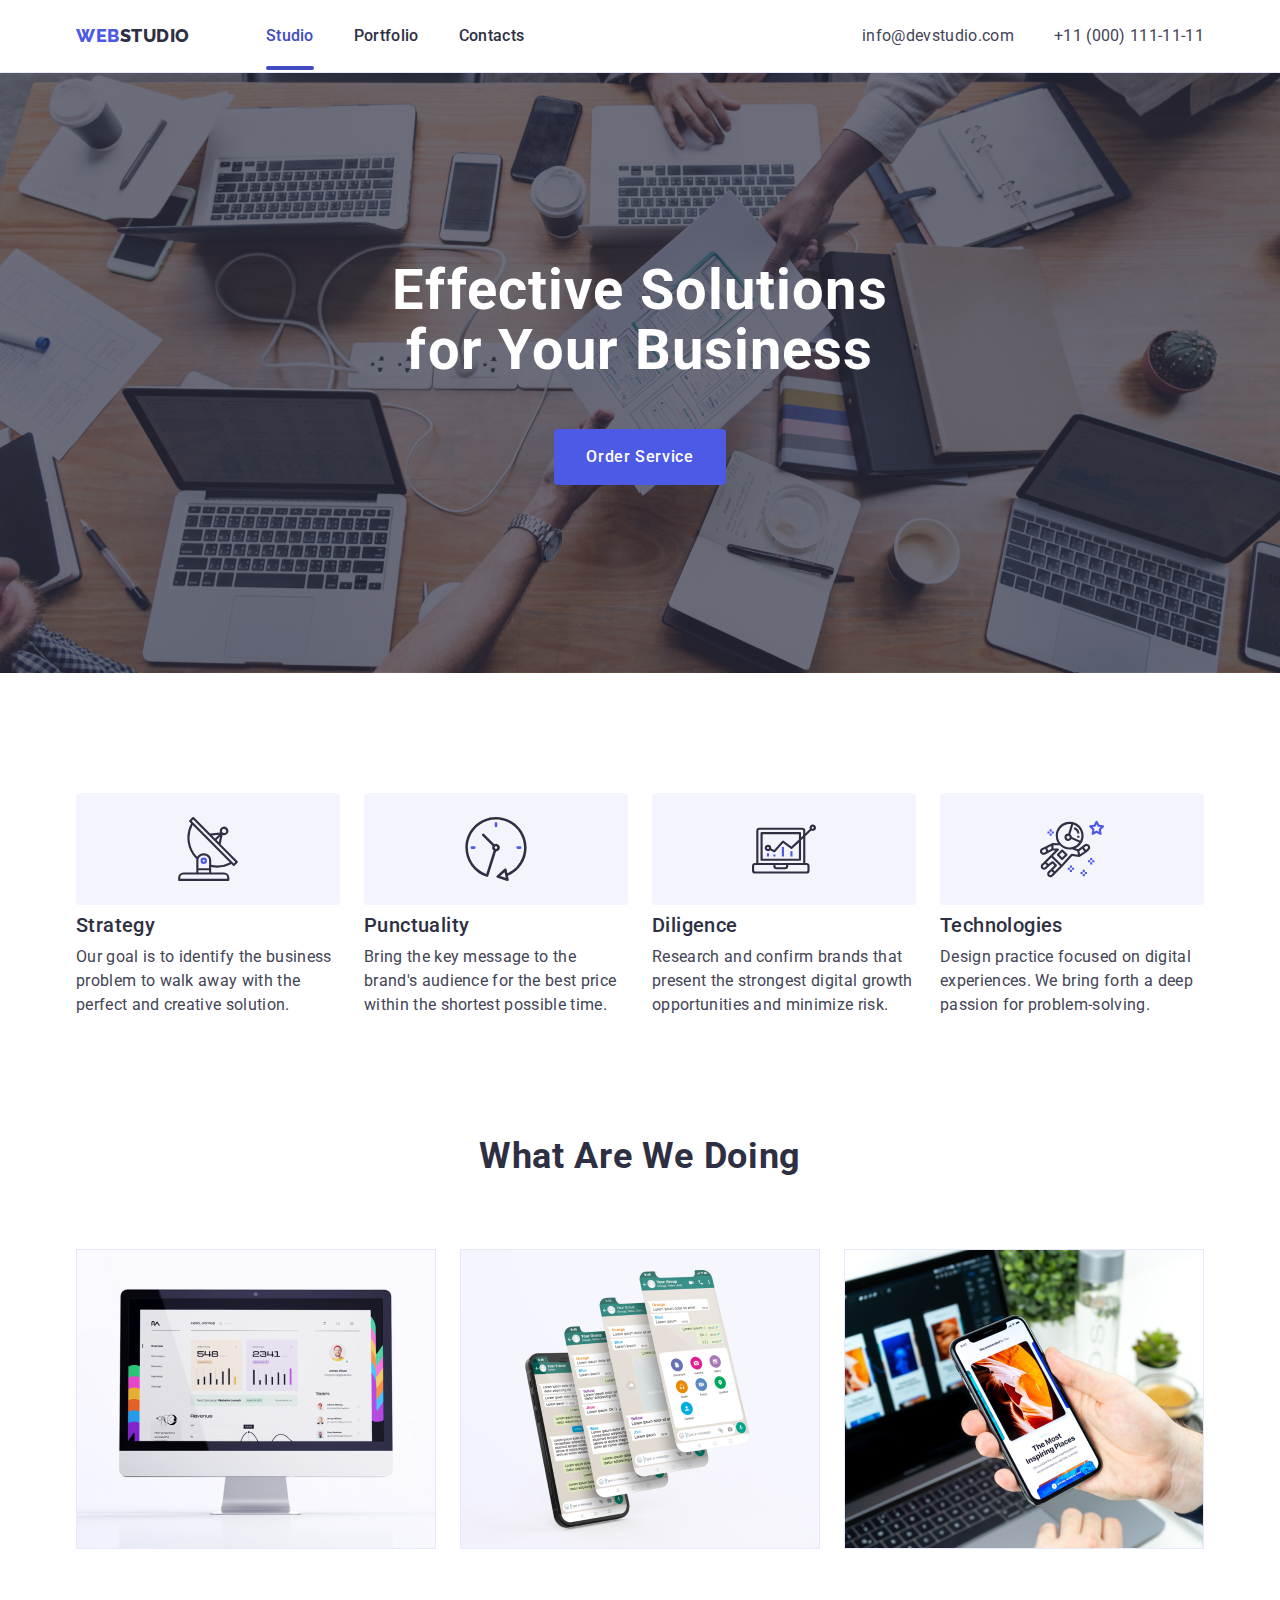
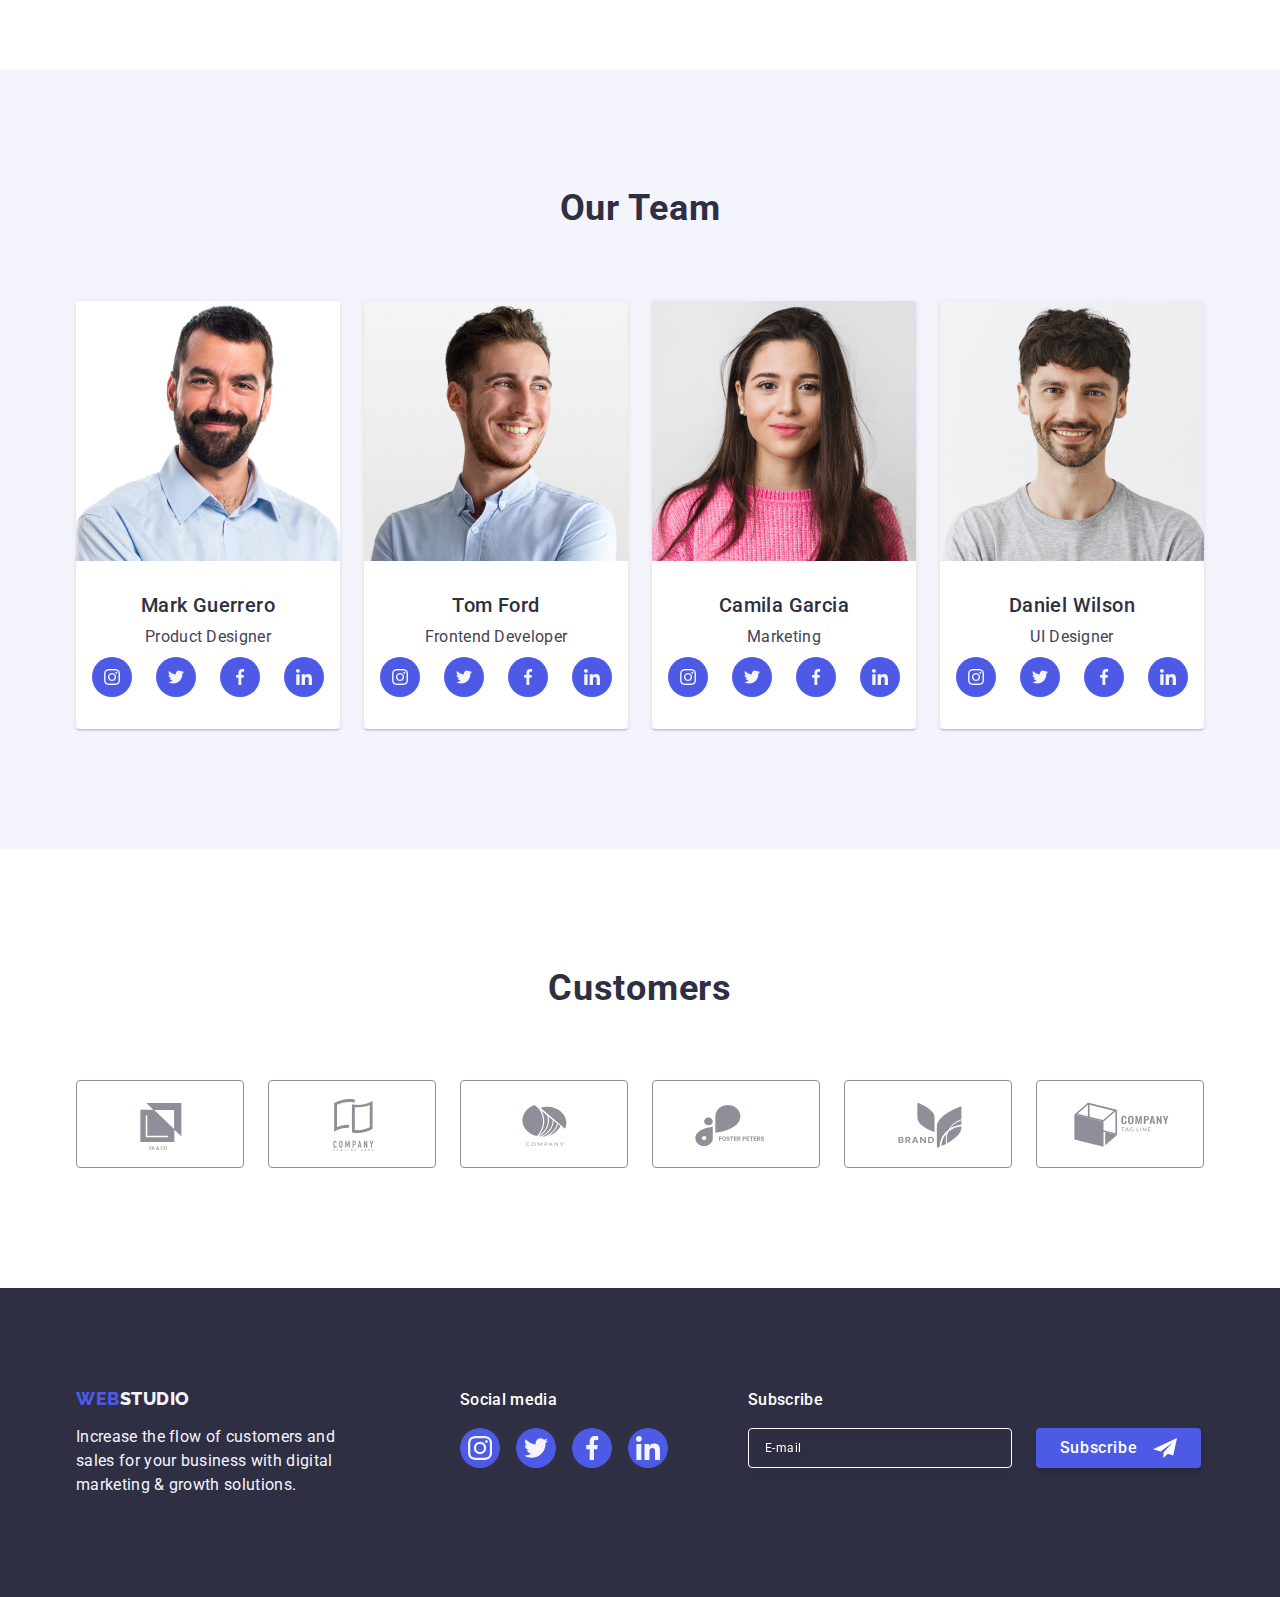
<file: index.html>
<!DOCTYPE html>
<html lang="en">
  <head>
    <meta charset="UTF-8" />
    <meta http-equiv="X-UA-Compatible" content="IE=edge" />
    <meta name="viewport" content="width=device-width, initial-scale=1.0" />
    <title>Document</title>
    <link rel="preconnect" href="https://fonts.googleapis.com" />
    <link rel="preconnect" href="https://fonts.gstatic.com" crossorigin />
    <link
      href="https://fonts.googleapis.com/css2?family=Raleway:wght@800&family=Roboto:wght@400;500;700;900&display=swap"
      rel="stylesheet"
    />
    <link
      rel="stylesheet"
      href="https://cdnjs.cloudflare.com/ajax/libs/modern-normalize/1.1.0/modern-normalize.min.css"
    />
    <link rel="stylesheet" href="./css/styles.css" />
  </head>

  <body>
    <header class="page-header">
      <div class="container page-header-container">
        <nav class="page-navigation">
          <a href="./index.html" class="logo link"
            >Web<span class="accent-header">Studio</span>
          </a>
          <ul class="list list-header">
            <li>
              <a href="./index.html" class="link item item-studio">Studio</a>
            </li>
            <li><a href="./portfolio.html" class="link item">Portfolio</a></li>
            <li><a href="" class="link item">Contacts</a></li>
          </ul>
        </nav>
        <button type="button" class="mobile-menu-open-btn js-open-menu">
          <svg class="mobile-menu-open-btn-icon" width="32" height="22">
            <use href="./images/icons.svg#icon-burger"></use>
          </svg>
        </button>

        <address class="contacts">
          <ul class="list list-contacts">
            <li>
              <a href="mailto:info@devstudio.com" class="link list-info"
                >info@devstudio.com</a
              >
            </li>
            <li>
              <a href="tel:+110001111111" class="link list-info"
                >+11 (000) 111-11-11</a
              >
            </li>
          </ul>
        </address>
      </div>
      <div class="mobile-menu js-menu-container">
        <div class="container mobile-menu-container">
          <button class="mobile-menu-close-btn js-close-menu">
            <svg class="mobile-menu-close-icon" width="8" height="8">
              <use href="./images/icons.svg#icon-close"></use>
            </svg>
          </button>
            <ul class="mobile-list-header list ">
              <li>
                <a href="./index.html" class="link mobile-item mobile-item-studio">Studio</a></li>
              <li><a href="./portfolio.html" class="link mobile-item mobile-portfolio">Portfolio</a></li>
              <li><a href=""class="link mobile-item mobile-contacts">Contacts</a></li>
            </ul>
            <div class="mobile-list-wrapper">
              <ul class="list mobile-list-contacts">
              <li>
                <a href="tel:+110001111111" class="link mobile-tel"
                >+11 (000) 111-11-11</a></li>
              <li>
                <a href="mailto:info@devstudio.com" class="link mobile-email"
                >info@devstudio.com</a></li>
            </ul>
            <ul class="mobile-social-list list">
              <li class="mobile-social-list-item">
                <a href="" class="mobile-social-list-link">
                  <svg
                    class="mobile-social-list-icon"
                    aria-label="іконка інстаграму"
                    width="24"
                    height="24"
                  >
                    <use href="./images/icons.svg#icon-instagram"></use>
                  </svg>
                </a>
              </li>
              <li class="mobile-social-list-item">
                <a href="" class="mobile-social-list-link">
                  <svg
                    class="mobile-social-list-icon"
                    aria-label="іконка твітера"
                    width="24"
                    height="24"
                  >
                    <use href="./images/icons.svg#icon-twitter"></use>
                  </svg>
                </a>
              </li>
              <li class="mobile-social-list-item">
                <a href="" class="mobile-social-list-link">
                  <svg
                    class="mobile-social-list-icon"
                    aria-label="іконка фейсбука"
                    width="24"
                    height="24"
                  >
                    <use href="./images/icons.svg#icon-facebook"></use>
                  </svg>
                </a>
              </li>
              <li class="mobile-social-list-item">
                <a href="" class="mobile-social-list-link">
                  <svg
                    class="mobile-social-list-icon"
                    aria-label="іконка лінкедина"
                    width="24"
                    height="24"
                  >
                    <use href="./images/icons.svg#icon-linkedin"></use>
                  </svg>
                </a>
              </li>
            </ul>
            </div>
            

          </div>
      </div>
    </header>

    <main>
      <section class="section-color">
        <div class="container main-block">
          <h1 class="main-title">Effective Solutions for Your Business</h1>
          <button class="index-btn" type="button" data-modal-open>
            Order Service
          </button>
        </div>
      </section>

      <section class="description">
        <div class="container">
          <h2 hidden class="hidden">Features</h2>
          <ul class="list list-description">
            <li class="text-description">
              <div class="description-item">
                <svg
                  class="description-list-icon"
                  aria-label="іконка антени"
                  width="64"
                  height="64"
                >
                  <use href="./images/icons.svg#icon-antenna"></use>
                </svg>
              </div>
              <h3 class="subtitle subtitle-tablet">Strategy</h3>
              <p class="description-subtitle-text">
                Our goal is to identify the business problem to walk away with
                the perfect and creative solution.
              </p>
            </li>
            <li class="text-description">
              <div class="description-item">
                <svg
                  class="description-list-icon"
                  aria-label="іконка годинника"
                  width="64"
                  height="64"
                >
                  <use href="./images/icons.svg#icon-clock"></use>
                </svg>
              </div>
              <h3 class="subtitle subtitle-tablet">Punctuality</h3>
              <p class="description-subtitle-text">
                Bring the key message to the brand's audience for the best price
                within the shortest possible time.
              </p>
            </li>

            <li class="text-description">
              <div class="description-item">
                <svg
                  class="description-list-icon"
                  aria-label="іконка діаграми"
                  width="64"
                  height="64"
                >
                  <use href="./images/icons.svg#icon-diagram"></use>
                </svg>
              </div>
              <h3 class="subtitle subtitle-tablet">Diligence</h3>
              <p class="description-subtitle-text">
                Research and confirm brands that present the strongest digital
                growth opportunities and minimize risk.
              </p>
            </li>

            <li class="text-description">
              <div class="description-item">
                <svg
                  class="description-list-icon"
                  aria-label="іконка астронавта"
                  width="64"
                  height="64"
                >
                  <use href="./images/icons.svg#icon-astronaut"></use>
                </svg>
              </div>
              <h3 class="subtitle subtitle-tablet">Technologies</h3>
              <p class="description-subtitle-text">
                Design practice focused on digital experiences. We bring forth a
                deep passion for problem-solving.
              </p>
            </li>
          </ul>
        </div>
      </section>
      

      <!-- !--What are we doing  -->

      <section class="pic-section">
        <div class="container">
          <h2 class="heading">What are we doing</h2>
          <ul class="list list-pic">
            <li class="pic-descript">
              <img srcset="./images/imghtml/img1.jpg 1x, ./images/imghtml/img1@2x.jpg 2x"
               alt="computer" width="360" />
            </li>
            <li class="pic-descript">
              <img
              srcset="./images/imghtml/img2.jpg 1x, ./images/imghtml/img2@2x.jpg 2x"
                alt="mobile-with-screens"
                width="360"
              />
            </li>
            <li class="pic-descript">
              <img
              srcset="./images/imghtml/img3.jpg 1x, ./images/imghtml/img3@2x.jpg 2x"
                alt="mobile-in-the-hand"
                width="360"
              />
            </li>
          </ul>
        </div>
      </section>

      <!-- ==========Наша команда============ -->

      <section class="team-color">
        <div class="container team">
          <h2 class="heading">Our Team</h2>
          <ul class="list list-team">
            <li class="teamcard-color">
              <img srcset="./images/imghtml/imgteam1.jpg 1x, ./images/imghtml/imgteam1@2x.jpg 2x"
                class="team-foto"
                src="./images/imghtml/imgteam1.jpg"
                alt="Mark Guerrero"
                width="264"
              />
              <div class="team-title">
                <h3 class="subtitle-team">Mark Guerrero</h3>
                <p class="subtitle-text">Product Designer</p>
                <ul class="social-list list">
                  <li class="social-list-item">
                    <a href="" class="social-list-link">
                      <svg
                        class="social-list-icon"
                        aria-label="іконка інстаграму"
                        width="16"
                        height="16"
                      >
                        <use href="./images/icons.svg#icon-instagram"></use>
                      </svg>
                    </a>
                  </li>
                  <li class="social-list-item">
                    <a href="" class="social-list-link">
                      <svg
                        class="social-list-icon"
                        aria-label="іконка твітера"
                        width="16"
                        height="16"
                      >
                        <use href="./images/icons.svg#icon-twitter"></use>
                      </svg>
                    </a>
                  </li>
                  <li class="social-list-item">
                    <a href="" class="social-list-link">
                      <svg
                        class="social-list-icon"
                        aria-label="іконка фейсбука"
                        width="16"
                        height="16"
                      >
                        <use href="./images/icons.svg#icon-facebook"></use>
                      </svg>
                    </a>
                  </li>
                  <li class="social-list-item">
                    <a href="" class="social-list-link">
                      <svg
                        class="social-list-icon"
                        aria-label="іконка лінкедина"
                        width="16"
                        height="16"
                      >
                        <use href="./images/icons.svg#icon-linkedin"></use>
                      </svg>
                    </a>
                  </li>
                </ul>
              </div>
            </li>
            <li class="teamcard-color">
              <img srcset="./images/imghtml/imgteam2.jpg 1x, ./images/imghtml/imgteam2@2x.jpg 2x"
                class="team-foto"
                src="./images/imghtml/imgteam2.jpg"
                alt="Tom Ford"
                width="264"
              />
              <div class="team-title">
                <h3 class="subtitle-team">Tom Ford</h3>
                <p class="subtitle-text">Frontend Developer</p>
                <ul class="social-list list">
                  <li class="social-list-item">
                    <a href="" class="social-list-link">
                      <svg
                        class="social-list-icon"
                        aria-label="іконка інстаграму"
                        width="16"
                        height="16"
                      >
                        <use href="./images/icons.svg#icon-instagram"></use>
                      </svg>
                    </a>
                  </li>
                  <li class="social-list-item">
                    <a href="" class="social-list-link">
                      <svg
                        class="social-list-icon"
                        aria-label="іконка твітера"
                        width="16"
                        height="16"
                      >
                        <use href="./images/icons.svg#icon-twitter"></use>
                      </svg>
                    </a>
                  </li>
                  <li class="social-list-item">
                    <a href="" class="social-list-link">
                      <svg
                        class="social-list-icon"
                        aria-label="іконка фейсбука"
                        width="16"
                        height="16"
                      >
                        <use href="./images/icons.svg#icon-facebook"></use>
                      </svg>
                    </a>
                  </li>
                  <li class="social-list-item">
                    <a href="" class="social-list-link">
                      <svg
                        class="social-list-icon"
                        aria-label="іконка лінкедина"
                        width="16"
                        height="16"
                      >
                        <use href="./images/icons.svg#icon-linkedin"></use>
                      </svg>
                    </a>
                  </li>
                </ul>
              </div>
            </li>
            <li class="teamcard-color">
              <img srcset="./images/imghtml/imgteam3.jpg 1x, ./images/imghtml/imgteam3@2x.jpg 2x"
                class="team-foto"
                src="./images/imghtml/imgteam3.jpg"
                alt="Camila Garcia"
                width="264"
              />
              <div class="team-title">
                <h3 class="subtitle-team">Camila Garcia</h3>
                <p class="subtitle-text">Marketing</p>
                <ul class="social-list list">
                  <li class="social-list-item">
                    <a href="" class="social-list-link">
                      <svg
                        class="social-list-icon"
                        aria-label="іконка інстаграму"
                        width="16"
                        height="16"
                      >
                        <use href="./images/icons.svg#icon-instagram"></use>
                      </svg>
                    </a>
                  </li>
                  <li class="social-list-item">
                    <a href="" class="social-list-link">
                      <svg
                        class="social-list-icon"
                        aria-label="іконка твітера"
                        width="16"
                        height="16"
                      >
                        <use href="./images/icons.svg#icon-twitter"></use>
                      </svg>
                    </a>
                  </li>
                  <li class="social-list-item">
                    <a href="" class="social-list-link">
                      <svg
                        class="social-list-icon"
                        aria-label="іконка фейсбука"
                        width="16"
                        height="16"
                      >
                        <use href="./images/icons.svg#icon-facebook"></use>
                      </svg>
                    </a>
                  </li>
                  <li class="social-list-item">
                    <a href="" class="social-list-link">
                      <svg
                        class="social-list-icon"
                        aria-label="іконка лінкедина"
                        width="16"
                        height="16"
                      >
                        <use href="./images/icons.svg#icon-linkedin"></use>
                      </svg>
                    </a>
                  </li>
                </ul>
              </div>
            </li>

            <li class="teamcard-color">
              <img srcset="./images/imghtml/imgteam4.jpg 1x, ./images/imghtml/imgteam4@2x.jpg 2x"
                class="team-foto"
                src="./images/imghtml/imgteam4.jpg"
                alt="Daniel Wilson"
                width="264"
              />
              <div class="team-title">
                <h3 class="subtitle-team">Daniel Wilson</h3>
                <p class="subtitle-text">UI Designer</p>
                <ul class="social-list list">
                  <li class="social-list-item">
                    <a href="" class="social-list-link">
                      <svg
                        class="social-list-icon"
                        aria-label="іконка інстаграму"
                        width="16"
                        height="16"
                      >
                        <use href="./images/icons.svg#icon-instagram"></use>
                      </svg>
                    </a>
                  </li>
                  <li class="social-list-item">
                    <a href="" class="social-list-link">
                      <svg
                        class="social-list-icon"
                        aria-label="іконка твітера"
                        width="16"
                        height="16"
                      >
                        <use href="./images/icons.svg#icon-twitter"></use>
                      </svg>
                    </a>
                  </li>
                  <li class="social-list-item">
                    <a href="" class="social-list-link">
                      <svg
                        class="social-list-icon"
                        aria-label="іконка фейсбука"
                        width="16"
                        height="16"
                      >
                        <use href="./images/icons.svg#icon-facebook"></use>
                      </svg>
                    </a>
                  </li>
                  <li class="social-list-item">
                    <a href="" class="social-list-link">
                      <svg
                        class="social-list-icon"
                        aria-label="іконка лінкедина"
                        width="16"
                        height="16"
                      >
                        <use href="./images/icons.svg#icon-linkedin"></use>
                      </svg>
                    </a>
                  </li>
                </ul>
              </div>
            </li>
          </ul>
        </div>
      </section>

      <!-- Клієнти -->

      <section class="customers-item">
        <div class="container">
          <h2 class="heading-customers">Customers</h2>
          <ul class="customers-list list">
            <li class="customers-list-item">
              <a href="" class="customers-list-link">
                <svg
                  class="customers-list-icon"
                  aria-label="іконка я енд ко"
                  width="104"
                  height="56"
                >
                  <use href="./images/icons.svg#icon-Logo"></use>
                </svg>
              </a>
            </li>

            <li class="customers-list-item">
              <a href="" class="customers-list-link">
                <svg
                  class="customers-list-icon"
                  aria-label="іконка теглайн хіе"
                  width="104"
                  height="56"
                >
                  <use href="./images/icons.svg#icon-Logo-1"></use>
                </svg>
              </a>
            </li>

            <li class="customers-list-item">
              <a href="" class="customers-list-link">
                <svg
                  class="customers-list-icon"
                  aria-label="іконка компані"
                  width="104"
                  height="56"
                >
                  <use href="./images/icons.svg#icon-Logo-2"></use>
                </svg>
              </a>
            </li>
            <li class="customers-list-item">
              <a href="" class="customers-list-link">
                <svg
                  class="customers-list-icon"
                  aria-label="іконка фостер пітерс"
                  width="104"
                  height="56"
                >
                  <use href="./images/icons.svg#icon-Logo-3"></use>
                </svg>
              </a>
            </li>
            <li class="customers-list-item">
              <a href="" class="customers-list-link">
                <svg class="customers-list-icon" aria-label="іконка бренд" width="104" height="56">                
                  <use href="./images/icons.svg#icon-Logo-4"></use>
                </svg>
              </a>
            </li>
            <li class="customers-list-item">
              <a href="" class="customers-list-link">
                <svg class="customers-list-icon" aria-label="іконка теглайн" width="104" height="56">
                  <use href="./images/icons.svg#icon-Logo-5"></use>
                </svg>
              </a>
            </li>
          </ul>
        </div>
      </section>
    </main>

    <footer class="footer-list">
      <div class="container footer-item">
        <div class="left-footer">
          <a href="./index.html" class="logo link logo-footer"
            >Web<span class="accent-footer">Studio</span></a
          >
          <p class="text-footer">
            Increase the flow of customers and sales for your business with
            digital marketing & growth solutions.
          </p>
        </div>

        <div class="footer-right">
          <p class="footer-item-text">Social media</p>
          <ul class="footer-items-list list">
            <li class="footer-list-item">
              <a href="" class="footer-list-link">
                <svg class="footer-list-icon" aria-label="іконка інстаграму" width="24" height="24">
                  <use href="./images/icons.svg#icon-instagram"></use>
                </svg>
              </a>
            </li>
            <li class="footer-list-item">
              <a href="" class="footer-list-link">
                <svg class="footer-list-icon" aria-label="іконка твітера" width="24"  height="24">
                  <use href="./images/icons.svg#icon-twitter"></use>
                </svg>
              </a>
            </li>
            <li class="footer-list-item">
              <a href="" class="footer-list-link">
                <svg class="footer-list-icon" aria-label="іконка фейсбука" width="24" height="24">
                  <use href="./images/icons.svg#icon-facebook"></use>
                </svg>
              </a>
            </li>
            <li class="footer-list-item">
              <a href="" class="footer-list-link">
                <svg class="footer-list-icon" aria-label="іконка лінкедина" width="24" height="24">
                  <use href="./images/icons.svg#icon-linkedin"></use>
                </svg>
              </a>
            </li>
          </ul>
        </div>
        <div class="subscribe-wrapper">
          <p class="text-subscribe">Subscribe</p>
          <form class="form-wrapper">
            <label class="subscribe-label">
              <input class="subscribe-input" type="email" name="email" placeholder="E-mail" required />
            </label>
            <button class="subscribe-btn" type="submit">
              Subscribe<svg class="subscribe-icon" width="24" height="24">
                <use href="./images/icons.svg#icon-telegram"></use>
              </svg>
            </button>
          </form>
        </div>
      </div>
    </footer>

    <div class="backdrop is-hidden" data-modal>
      <div class="modal">
        <button type="button" class="modal-close-btn" data-modal-close>
          <svg class="modal-close-icon" width="8" height="8">
            <use href="./images/icons.svg#icon-close"></use>
          </svg>
        </button>
        <p class="contact-form-text">
          Leave your contacts and we will call you back
        </p>
        <form class="contact-form">
          <div class="contact-form-field-wrapper">
            <label class="contact-form-field-desc" for="user-name">Name</label>
            <div class="contact-input-wrapper">
              <input
                class="contact-form-input"
                type="text"
                name="user-name"
                id="user-name"
                required
                pattern="[a-zA-Zа-яА-ЯіІїЇґҐєЄ']+"
              />
              <svg
                class="contact-form-icon"
                aria-label="іконка людини"
                width="18"
                height="24"
              >
                <use href="./images/icons.svg#icon-person-black"></use>
              </svg>
            </div>
          </div>

          <div class="contact-form-field-wrapper">
            <label class="contact-form-field-desc" for="user-name">Phone</label>
            <div class="contact-input-wrapper">
              <input
                class="contact-form-input"
                type="tel"
                name="user-tel"
                id="user-tel"
                required
                pattern="[0-9]{3}-[0-9]{3}-[0-9]{2}-[0-9]{2}"
                title="xxx-xxx-xx-xx"
              />
              <svg
                class="contact-form-icon"
                aria-label="іконка телефону"
                width="18"
                height="24"
              >
                <use href="./images/icons.svg#icon-phone"></use>
              </svg>
            </div>
          </div>

          <div class="contact-form-field-wrapper">
            <label class="contact-form-field-desc" for="user-name">Email</label>
            <div class="contact-input-wrapper">
              <input
                class="contact-form-input"
                type="email"
                name="user-email"
                id="user-email"
                required
              />
              <svg
                class="contact-form-icon"
                aria-label="іконка емейлу"
                width="18"
                height="24"
              >
                <use href="./images/icons.svg#icon-email"></use>
              </svg>
            </div>
          </div>

          <div class="contact-form-comment-wrapper">
            <label class="contact-form-field-desc" for="user-comment"
              >Comment</label
            >
            <textarea class="contact-form-message" name="user-comment" id="user-comment"
              placeholder="Text input"></textarea>
          </div>
          <div class="checkbox-wrapper">
            <input class="contact-form-checkbox visually-hidden" type="checkbox"
              name="user-privacy" id="user-privacy" value="true" required />
            <label class="form-checkbox" for="user-privacy">
              <span class="checkbox-icon-wrapper">
                <svg class="form-own-checkbox" width="10" height="8">
                  <use href="./images/icons.svg#icon-vector"></use>
                </svg>
              </span>
                I accept the terms and conditions of the
              <a class="checkbox-policy" href="">Privacy Policy</a>
            </label>
          </div>

          <button type="submit" class="checkbox-btn">Send</button>
        </form>
      </div>
    </div>
    <script src="./js/modal.js"></script>
    <script src="./js/mobile-menu.js"></script>
  </body>
</html>
</file>
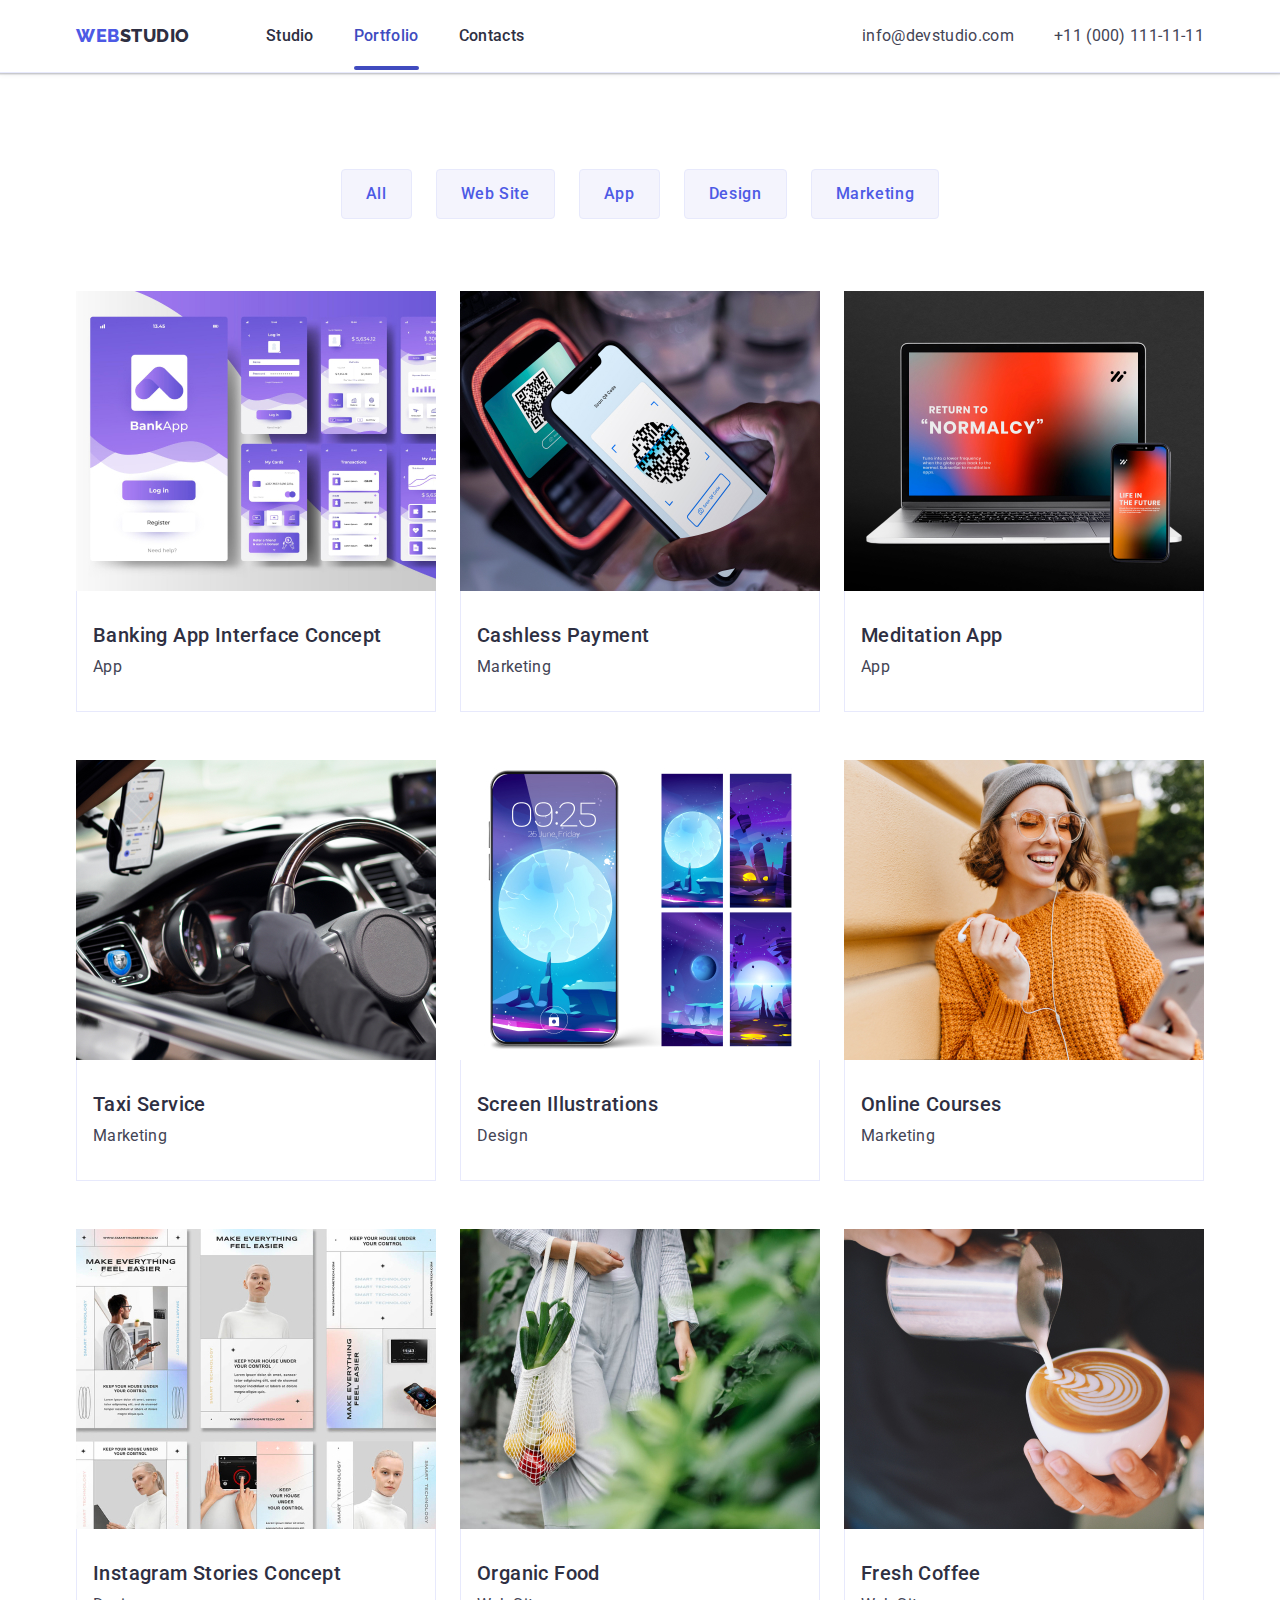
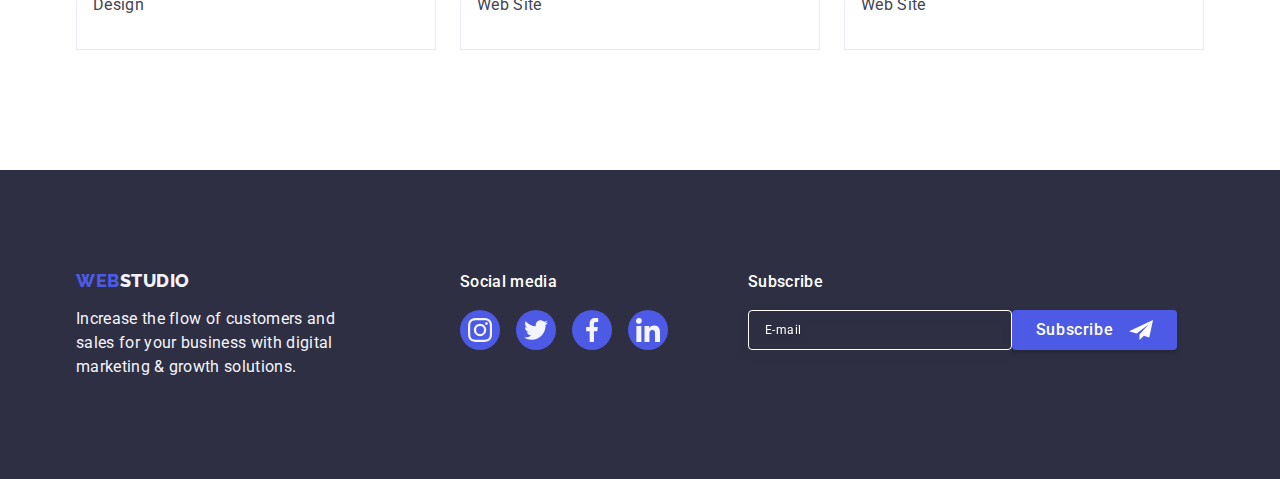
<file: portfolio.html>
<!DOCTYPE html>
<html lang="en">
  <head>
    <meta charset="UTF-8" />
    <meta http-equiv="X-UA-Compatible" content="IE=edge" />
    <meta name="viewport" content="width=device-width, initial-scale=1.0" />
    <title>Portfolio</title>
    <link rel="preconnect" href="https://fonts.googleapis.com" />
    <link rel="preconnect" href="https://fonts.gstatic.com" crossorigin />
    <link
      href="https://fonts.googleapis.com/css2?family=Raleway:wght@800&family=Roboto:wght@400;500;700;900&display=swap"
      rel="stylesheet"
    />
    <link
      rel="stylesheet"
      href="https://cdnjs.cloudflare.com/ajax/libs/modern-normalize/1.1.0/modern-normalize.min.css"
    />
    <link rel="stylesheet" href="./css/styles.css" />
  </head>

  <body>
    <header class="page-header">
      <div class="container page-header-container">
        <nav class="page-navigation">
          <a href="./index.html" class="logo link"
            >Web<span class="accent-header">Studio</span>
          </a>
          <ul class="list list-header">
            <li><a href="./index.html" class="link item">Studio</a></li>
            <li>
              <a href="./portfolio.html" class="link item item-portfolio"
                >Portfolio</a
              >
            </li>
            <li><a href="" class="link item">Contacts</a></li>
          </ul>
        </nav>

        <address class="contacts">
          <ul class="list list-contacts">
            <li>
              <a href="mailto:info@devstudio.com" class="link list-info"
                >info@devstudio.com</a
              >
            </li>
            <li>
              <a href="tel:+110001111111" class="link list-info"
                >+11 (000) 111-11-11</a
              >
            </li>
          </ul>
        </address>
      </div>
    </header>

    <main>
      <section class="main-portfolio">
        <div class="container">
          <h1 hidden>Portfolio</h1>
          <ul class="list btn-list">
            <li>
              <button class="btn" type="button">All</button>
            </li>
            <li>
              <button class="btn" type="button">Web Site</button>
            </li>
            <li>
              <button class="btn" type="button">App</button>
            </li>
            <li>
              <button class="btn" type="button">Design</button>
            </li>
            <li>
              <button class="btn" type="button">Marketing</button>
            </li>
          </ul>

          <ul class="list list-portfolio">
            <li class="pic-portfolio">
              <a class="link portfolio-img" href="">
                <div class="portfolio-link-wrapper">
                  <img src="./images/img4.jpg" alt="foto4" width="360" />
                  <p class="overlay title-text-overlay">
                    14 Stylish and User-Friendly App Design Concepts · Task
                    Manager App · Calorie Tracker App · Exotic Fruit Ecommerce
                    App · Cloud Storage App
                  </p>
                </div>
                <div class="text-portfolio">
                  <h2 class="title">Banking App Interface Concept</h2>
                  <p class="title-text">App</p>
                </div>
              </a>
            </li>

            <li class="pic-portfolio">
              <a class="link portfolio-img" href="">
                <div class="portfolio-link-wrapper">
                  <img src="./images/img5.jpg" alt="foto5" width="360" />
                  <p class="overlay title-text-overlay">
                    14 Stylish and User-Friendly App Design Concepts · Task
                    Manager App · Calorie Tracker App · Exotic Fruit Ecommerce
                    App · Cloud Storage App
                  </p>
                </div>
                <div class="text-portfolio">
                  <h2 class="title">Cashless Payment</h2>
                  <p class="title-text">Marketing</p>
                </div>
              </a>
            </li>
            <li class="pic-portfolio">
              <a class="link portfolio-img" href="">
                <div class="portfolio-link-wrapper">
                  <img src="./images/img6.jpg" alt="foto6" width="360" />
                  <p class="overlay title-text-overlay">
                    14 Stylish and User-Friendly App Design Concepts · Task
                    Manager App · Calorie Tracker App · Exotic Fruit Ecommerce
                    App · Cloud Storage App
                  </p>
                </div>
                <div class="text-portfolio">
                  <h2 class="title">Meditation App</h2>
                  <p class="title-text">App</p>
                </div></a
              >
            </li>
            <li class="pic-portfolio">
              <a class="link portfolio-img" href="">
                <div class="portfolio-link-wrapper">
                  <img src="./images/img7.jpg" alt="foto7" width="360" />
                  <p class="overlay title-text-overlay">
                    14 Stylish and User-Friendly App Design Concepts · Task
                    Manager App · Calorie Tracker App · Exotic Fruit Ecommerce
                    App · Cloud Storage App
                  </p>
                </div>
                <div class="text-portfolio">
                  <h2 class="title">Taxi Service</h2>
                  <p class="title-text">Marketing</p>
                </div></a
              >
            </li>
            <li class="pic-portfolio">
              <a class="link portfolio-img" href="">
                <div class="portfolio-link-wrapper">
                  <img src="./images/img8.jpg" alt="foto8" width="360" />
                  <p class="overlay title-text-overlay">
                    14 Stylish and User-Friendly App Design Concepts · Task
                    Manager App · Calorie Tracker App · Exotic Fruit Ecommerce
                    App · Cloud Storage App
                  </p>
                </div>
                <div class="text-portfolio">
                  <h2 class="title">Screen Illustrations</h2>
                  <p class="title-text">Design</p>
                </div></a
              >
            </li>
            <li class="pic-portfolio">
              <a class="link portfolio-img" href="">
                <div class="portfolio-link-wrapper">
                  <img src="./images/img9.jpg" alt="foto9" width="360" />
                  <p class="overlay title-text-overlay">
                    14 Stylish and User-Friendly App Design Concepts · Task
                    Manager App · Calorie Tracker App · Exotic Fruit Ecommerce
                    App · Cloud Storage App
                  </p>
                </div>
                <div class="text-portfolio">
                  <h2 class="title">Online Courses</h2>
                  <p class="title-text">Marketing</p>
                </div></a
              >
            </li>
            <li class="pic-portfolio">
              <a class="link portfolio-img" href="">
                <div class="portfolio-link-wrapper">
                  <img src="./images/img10.jpg" alt="foto10" width="360" />
                  <p class="overlay title-text-overlay">
                    14 Stylish and User-Friendly App Design Concepts · Task
                    Manager App · Calorie Tracker App · Exotic Fruit Ecommerce
                    App · Cloud Storage App
                  </p>
                </div>
                <div class="text-portfolio">
                  <h2 class="title">Instagram Stories Concept</h2>
                  <p class="title-text">Design</p>
                </div></a
              >
            </li>
            <li class="pic-portfolio">
              <a class="link portfolio-img" href="">
                <div class="portfolio-link-wrapper">
                  <img src="./images/img11.jpg" alt="foto11" width="360" />
                  <p class="overlay title-text-overlay">
                    14 Stylish and User-Friendly App Design Concepts · Task
                    Manager App · Calorie Tracker App · Exotic Fruit Ecommerce
                    App · Cloud Storage App
                  </p>
                </div>
                <div class="text-portfolio">
                  <h2 class="title">Organic Food</h2>
                  <p class="title-text">Web Site</p>
                </div></a
              >
            </li>
            <li class="pic-portfolio">
              <a class="link portfolio-img" href="">
                <div class="portfolio-link-wrapper">
                  <img src="./images/img12.jpg" alt="foto12" width="360" />
                  <p class="overlay title-text-overlay">
                    14 Stylish and User-Friendly App Design Concepts · Task
                    Manager App · Calorie Tracker App · Exotic Fruit Ecommerce
                    App · Cloud Storage App
                  </p>
                </div>
                <div class="text-portfolio">
                  <h2 class="title">Fresh Coffee</h2>
                  <p class="title-text">Web Site</p>
                </div></a
              >
            </li>
          </ul>
        </div>
      </section>
    </main>

    <footer class="footer-list">
      <div class="container footer-item">
        <div class="left-footer">
          <a href="./index.html" class="logo link logo-footer"
            >Web<span class="accent-footer">Studio</span></a
          >
          <p class="text-footer">
            Increase the flow of customers and sales for your business with
            digital marketing & growth solutions.
          </p>
        </div>

        <div class="footer-right">
          <p class="footer-item-text">Social media</p>
          <ul class="footer-items-list list">
            <li class="footer-list-item">
              <a href="" class="footer-list-link">
                <svg
                  class="footer-list-icon"
                  aria-label="іконка інстаграму"
                  width="24"
                  height="24"
                >
                  <use href="./images/icons.svg#icon-instagram"></use>
                </svg>
              </a>
            </li>
            <li class="footer-list-item">
              <a href="" class="footer-list-link">
                <svg
                  class="footer-list-icon"
                  aria-label="іконка твітера"
                  width="24"
                  height="24"
                >
                  <use href="./images/icons.svg#icon-twitter"></use>
                </svg>
              </a>
            </li>
            <li class="footer-list-item">
              <a href="" class="footer-list-link">
                <svg
                  class="footer-list-icon"
                  aria-label="іконка фейсбука"
                  width="24"
                  height="24"
                >
                  <use href="./images/icons.svg#icon-facebook"></use>
                </svg>
              </a>
            </li>
            <li class="footer-list-item">
              <a href="" class="footer-list-link">
                <svg
                  class="footer-list-icon"
                  aria-label="іконка лінкедина"
                  width="24"
                  height="24"
                >
                  <use href="./images/icons.svg#icon-linkedin"></use>
                </svg>
              </a>
            </li>
          </ul>
        </div>
        <div class="subscribe-wrapper">
          <p class="text-subscribe">Subscribe</p>
          <form class="form-wrapper">
            <label class="subcribe-lable">
              <input class="subscribe-input" type="email" name="email" placeholder="E-mail" required>
               </label>
              <button class="subscribe-btn" type="submit">Subscribe<svg class="subscribe-icon" width="24" height="24">
                  <use href="./images/icons.svg#icon-telegram"></use>
                </svg>
              </button>
          </form>
        </div>
      </div>
    </footer>
  </body>
</html>
</file>
<file: css/styles.css>
:root {
  --main-color: #4d5ae5;

}

.list {
  list-style: none;
}

.link {
  text-decoration: none;
}

h1,
h2,
h3,
h4,
p {
  margin-top: 0;
  margin-bottom: 0;
}

ul {
  margin-top: 0;
  margin-bottom: 0;
  padding-left: 0;
}

button {
  cursor: pointer;
  padding: 0;
}

img {
  display: block;
  max-width: 100%;
}

.list {
  display: flex;
}

body {
  font-family: "Roboto", sans-serif;
  color: #434455;
  background-color: #ffffff;
}

/* ==============Header Mobile============== */

.container {
  max-width: 428px;
  padding-right: 16px;
  padding-left: 16px;
  margin-left: auto;
  margin-right: auto;
}

@media screen and (min-width: 768px) {
  .container {
    max-width: 768px;
  }
}

@media screen and (min-width: 1158px) {
  .container {
    max-width: 1158px;
    padding-left: 15px;
    padding-right: 15px;
  }
}

.logo {
  color: var(--main-color);
  font-family: "Raleway", sans-serif;
  font-weight: 800;
  font-size: 18px;
  line-height: 1.17;
  letter-spacing: 0.03em;
  text-transform: uppercase;
}
.accent-header {
  color: #2e2f42;
}

.list-header {
  display: none;
}

.contacts {
  display: none;
}

.page-header {
  padding-top: 24px;
  padding-bottom: 24px;
}

.page-header-container {
  display: flex;
  justify-content: space-between;
}

.mobile-menu-open-btn {
  border: none;
  background-color: transparent;
  line-height: 0;
}

.mobile-menu {
  position: fixed;
  top: 0;
  left: 0;
  width: 100%;
  height: 100%;
  background-color: #ffffff;
  opacity: 0;
  visibility: hidden;
  pointer-events: none;
}
.mobile-menu.is-open {
  opacity: 1;
  visibility: visible;
  pointer-events: auto;
}

.mobile-menu-container {
  display: flex;
  justify-content: space-between;
  flex-direction: column;
  position: relative;
  width: 100%;
  height: 100%;
  padding-top: 80px;
  padding-left: 40px;
  padding-bottom: 40px;
  margin: 0;
}
.mobile-menu-close-btn {
  position: absolute;
  display: flex;
  align-items: center;
  justify-content: center;
  top: 24px;
  right: 24px;
  width: 24px;
  height: 24px;
  border-radius: 50%;
  padding: 0;
  background-color: #e7e9fc;
  border: 1px solid rgba(0, 0, 0, 0.1);
  transition: fill 250ms cubic-bezier(0.4, 0, 0.2, 1);
  transition: background-color 250ms cubic-bezier(0.4, 0, 0.2, 1),
    border 250ms cubic-bezier(0.4, 0, 0.2, 1);
}

.modal-close-btn:hover,
.modal-close-btn:focus {
  background-color: #404bbf;
  fill: #ffffff;
  border: none;
}

.mobile-list-contacts {
  display: flex;
  flex-direction: column;
}

.mobile-list-header {
  display: flex;
  flex-direction: column;
  gap: 40px;
}

.mobile-item {
  font-family: "Roboto", sans-serif;
  font-weight: 700;
  font-size: 36px;
  line-height: 1.11;
  letter-spacing: 0.02em;
  text-transform: capitalize;
  color: #2e2f42;
}

.mobile-tel {
  display: flex;
  font-family: "Roboto", sans-serif;
  font-weight: 700;
  font-size: 36px;
  line-height: 1.11;
  letter-spacing: 0.02em;
  text-transform: capitalize;
  color: #4d5ae5;
  margin-bottom: 40px;
}

.mobile-email {
  display: flex;
  font-family: "Roboto", sans-serif;
  font-weight: 500;
  font-size: 20px;
  line-height: 1.2;
  letter-spacing: 0.02em;
  color: #434455;
  margin-bottom: 48px;
}

.mobile-social-list-link {
  display: flex;
  justify-content: center;
  align-items: center;
  width: 40px;
  height: 40px;
  border-radius: 50%;
  background-color: #4d5ae5;
  transition: background-color 250ms cubic-bezier(0.4, 0, 0.2, 1);
}

.mobile-social-list-link:hover,
.mobile-social-list-link:focus {
  background-color: #404bbf;
}

.mobile-social-list {
  max-width: 328px;
  justify-content: space-between;
}

/* ===============Header Tablet=============== */

@media screen and (min-width: 768px) {
  .mobile-menu-open-btn {
    display: none;
  }

  .page-header {
    padding-top: 16px;
    padding-bottom: 16px;
    background-color: #ffffff;
    
  }

  .page-header-container {
    padding-left: 16px;
    padding-right: 16px;
    display: flex;
    align-items: center;
    justify-content: space-between;
  }

  .page-navigation {
    display: flex;
    align-items: center;
  }

  .list-header {
    display: flex;
    gap: 40px;
  }

  .list-contacts {
    display: flex;
    flex-direction: column;
    gap: 12px;
  }

  .logo {
     margin-right: 120px;
  }
  .accent-header {
    color: #2e2f42;
  }

  .item {
    color: #2e2f42;
    font-family: "Roboto", sans-serif;
    font-weight: 500;
    font-size: 16px;
    line-height: 1.5;
    letter-spacing: 0.02em;
    padding-top: 38px;
    padding-bottom: 38px;
  }
  .item-studio {
    position: relative;
    color: #404bbf;
    font-family: "Roboto", sans-serif;
    font-weight: 500;
    font-size: 16px;
    line-height: 1.5;
    letter-spacing: 0.02em;

    transition: color 250ms cubic-bezier(0.4, 0, 0.2, 1);
  }

  .item-studio::after {
    position: absolute;
    display: flex;
    content: "";
    height: 4px;
    width: 100%;
    background-color: #404bbf;
    border-radius: 2px;
    bottom: 1px;
  }

  .item-studio:hover,
  .item-studio:focus {
    color: #404bbf;
  }

  .list-info {
    color: #434455;
    font-family: "Roboto", sans-serif;
    font-weight: 400;
    font-size: 12px;
    line-height: 1.17;
    letter-spacing: 0.04em;
    font-style: normal;
    transition: color 250ms cubic-bezier(0.4, 0, 0.2, 1);
  }

  .list-info:hover,
  .list-info:focus {
    color: #404bbf;
  }

  .contacts {
    display: flex;
    font-style: normal;
  }
}
/* ===============Header Desktop============== */

@media screen and (min-width: 1158px) {
  .page-header {
    padding-top: 24px;
    padding-bottom: 24px;
    border-bottom: 1px solid #e7e9fc;
    box-shadow: 0px 2px 1px rgba(46, 47, 66, 0.08),
      0px 1px 1px rgba(46, 47, 66, 0.16), 0px 1px 6px rgba(46, 47, 66, 0.08);
  }

  .page-header-container {
    padding-left: 15px;
    padding-right: 15px;
    
  }

  .list-contacts {
    flex-direction: row;
    gap: 40px;
  }

  .logo {
    margin-right: 76px;
  }
  .accent-header {
    color: #2e2f42;
  }

  .item {
    color: #2e2f42;
    font-family: "Roboto", sans-serif;
    font-weight: 500;
    font-size: 16px;
    line-height: 1.5;
    letter-spacing: 0.02em;
    padding-top: 24px;
    padding-bottom: 24px;
  }
  .item-studio {
    position: relative;
    color: #404bbf;
    font-family: "Roboto", sans-serif;
    font-weight: 500;
    font-size: 16px;
    line-height: 1.5;
    letter-spacing: 0.02em;

    transition: color 250ms cubic-bezier(0.4, 0, 0.2, 1);
  }

  .item-studio::after {
    position: absolute;
    display: flex;
    content: "";
    height: 4px;
    width: 100%;
    background-color: #404bbf;
    border-radius: 2px;
    bottom: -1px;
  }

  .item-portfolio {
    position: relative;
    color: #404bbf;
    font-family: "Roboto", sans-serif;
    font-weight: 500;
    font-size: 16px;
    line-height: 1.5;
    letter-spacing: 0.02em;
    padding-top: 24px;
    padding-bottom: 24px;
    transition: color 250ms cubic-bezier(0.4, 0, 0.2, 1);
  }

  .item-portfolio::after {
    position: absolute;
    display: flex;
    content: "";
    height: 4px;
    width: 100%;
    background-color: #404bbf;
    border-radius: 2px;
    bottom: -1px;
  }

  .item-studio:hover,
  .item-studio:focus {
    color: #404bbf;
  }

  .list-info {
    color: #434455;
    font-family: "Roboto", sans-serif;
    font-weight: 400;
    font-size: 16px;
    line-height: 1.5;
    letter-spacing: 0.02em;
    font-style: normal;
    transition: color 250ms cubic-bezier(0.4, 0, 0.2, 1);
  }

  .list-info:hover,
  .list-info:focus {
    color: #404bbf;
  }

  .contacts {
    font-style: normal;
  }
}
/* Індекс секція 1 */

/* !============Мейн======== */

/* ==============Mobile Main============== */

.section-color {
  margin-left: auto;
  margin-right: auto;
  padding-top: 112px;
  padding-bottom: 112px;
  background-color: #2e2f42;
  background-image: linear-gradient(
      rgba(46, 47, 66, 0.7),
      rgba(46, 47, 66, 0.7)
    ),
    url(../images/imghtml/mobile-bg@1x.jpg);
  background-size: cover;
  max-width: 428px;
  background-repeat: no-repeat;
  background-position: center;
}

@media (min-device-pixel-ratio: 2),
  (-webkit-min-device-pixel-ratio: 2),
  (min-resolution: 192dpi),
  (min-resolution: 2dppx) {
  .section-color {
    background-image: linear-gradient(
        rgba(46, 47, 66, 0.7),
        rgba(46, 47, 66, 0.7)
      ),
      url(../images/imghtml/mobile-bg@2x.jpg);
  }
}
.main-title {
  font-family: "Roboto", sans-serif;
  font-weight: 700;
  font-size: 36px;
  line-height: 1.11;
  text-align: center;
  letter-spacing: 0.02em;
  color: #ffffff;
  max-width: 320px;
  margin-left: auto;
  margin-right: auto;
  margin-bottom: 72px;
}

.index-btn {
  background-color: var(--main-color);
  font-family: "Roboto", sans-serif;
  font-weight: 500;
  font-size: 16px;
  line-height: 1.5;
  display: block;
  letter-spacing: 0.04em;
  color: #ffffff;
  padding: 16px 32px;
  justify-content: center;
  border: none;
  border-radius: 4px;
  margin-left: auto;
  margin-right: auto;
  height: 56px;
  min-width: 169px;
  transition: background-color 250ms cubic-bezier(0.4, 0, 0.2, 1);
}

.index-btn:hover,
.index-btn:focus {
  background-color: #404bbf;
  box-shadow: 0px 4px 4px rgba(0, 0, 0, 0.15);
}

/* ===================Tablet Main============== */

@media screen and (min-width: 768px) {
  .section-color {
    background-image: linear-gradient(
        rgba(46, 47, 66, 0.7),
        rgba(46, 47, 66, 0.7)
      ),
      url(../images/imghtml/tablet-bg.jpg);
    max-width: 768px;
    
  }

  @media (min-device-pixel-ratio: 2),
    (-webkit-min-device-pixel-ratio: 2),
    (min-resolution: 192dpi),
    (min-resolution: 2dppx) {
    .section-color {
      background-image: linear-gradient(
          rgba(46, 47, 66, 0.7),
          rgba(46, 47, 66, 0.7)
        ),
        url(../images/imghtml/tablet-bg@2x.jpg);
    }
  }

  .main-title {
    font-size: 56px;
    line-height: 1.07;
    max-width: 496px;
    margin-bottom: 36px;
  }
  }
/* ================Desktop Main=========== */

@media screen and (min-width: 1158px) {
  .section-color {
    padding-top: 188px;
    padding-bottom: 188px;
    background-image: linear-gradient(
        rgba(46, 47, 66, 0.7),
        rgba(46, 47, 66, 0.7)
      ),
      url(../images/imghtml/bg.jpg);
    max-width: 1440px;
   
  }

  @media (min-device-pixel-ratio: 2),
    (-webkit-min-device-pixel-ratio: 2),
    (min-resolution: 192dpi),
    (min-resolution: 2dppx) {
    .section-color {
      background-image: linear-gradient(
          rgba(46, 47, 66, 0.7),
          rgba(46, 47, 66, 0.7)
        ),
        url(../images/imghtml/descktop-bg@2x.jpg);
    }
  }

  .main-title {
    line-height: 1.07;
    max-width: 496px;
    margin-bottom: 48px;
  }

  
}
/* =================Опис================== */

/* =================Mobile Description=============== */

.description-item {
  display: none;
}

.description {
  padding-top: 96px;
  padding-bottom: 96px;
}


@media screen and (max-width: 1157px) {
  .subtitle-tablet {
    text-align: center;
    font-family: "Roboto", sans-serif;
    font-style: normal;
    font-weight: 700;
    font-size: 36px;
    line-height: 1.11;
    letter-spacing: 0.02em;
    color: #2e2f42;
    margin-bottom: 8px;
  }

  .description-subtitle-text {
    font-family: "Roboto", sans-serif;
    font-weight: 500;
    font-size: 16px;
    line-height: 1.5;
    letter-spacing: 0.02em;
    color: #434455;
  }
}

.list-description {
  display: flex;
  flex-wrap: wrap;
  gap: 72px;
}

/* ===================Tablet Description============== */
@media screen and (min-width: 768px) {
 
  .list-description {
    display: flex;
    column-gap: 24px;
    row-gap: 72px;
  }

  .subtitle {
    text-align: left;
  }

  .text-description {
    max-width: 356px;
    flex-basis: calc((100% - 24px) / 2);
  }
}

/* ==================Desktop Description============ */
@media screen and (min-width: 1158px) {
  .description {
    padding-top: 120px;
    padding-bottom: 120px;
  }

  .description-item {
    display: flex;
    justify-content: center;
    align-items: center;
    height: 112px;
    background: #f4f4fd;
    border-radius: 4px;
    margin-bottom: 8px;
  }

  .list-description {
    display: flex;
    gap: 24px;
  }

  .subtitle {
    font-family: "Roboto", sans-serif;
    font-style: normal;
    font-weight: 500;
    font-size: 20px;
    line-height: 1.2;
    letter-spacing: 0.02em;
    color: #2e2f42;
    margin-bottom: 8px;
  }

  .description-subtitle-text {
    font-family: "Roboto", sans-serif;
    font-weight: 400;
    font-size: 16px;
    line-height: 1.5;
    letter-spacing: 0.02em;
    color: #434455;
  }

  .text-description {
    flex-basis: calc((100% - 72px) / 4);
  }
}

/* ==========What are we doing========== */

@media screen and (max-width: 1157px) {
  .pic-section {
    display: none;
  }
}

  @media screen and (min-width: 1158px) {
    .pic-section {
      padding-bottom: 120px;
    }

    .pic-descript {
      flex-basis: calc((100% - 48px) / 3);
    }

    .list-pic {
    
      gap: 24px;
      justify-content: center;
      flex-basis: calc((100% - 48px) / 3);
    }
  }
  /* ============== Team =============== */

  /* ==============Mobile Team=============== */

  @media screen and (max-width: 1157px) {
    .team-color {
      padding-top: 96px;
      padding-bottom: 96px;
      background-color: #f4f4fd;
    }
    .teamcard-color {
      background-color: #ffffff;
      text-align: center;
      border-radius: 0px 0px 4px 4px;
      box-shadow: 0px 1px 6px rgba(46, 47, 66, 0.08),
        0px 1px 1px rgba(46, 47, 66, 0.16), 0px 2px 1px rgba(46, 47, 66, 0.08);
    }
    .social-list-icon {
      fill: #f4f4fd;
    }
    .heading {
      font-family: "Roboto", sans-serif;
      font-weight: 700;
      font-size: 36px;
      line-height: 1.11;
      text-align: center;
      letter-spacing: 0.02em;
      text-transform: capitalize;
      color: #2e2f42;
      margin-bottom: 72px;
    }
    .team-title {
      padding: 32px 0;
    }
    .social-list {
      justify-content: center;
      gap: 24px;
    }
    .social-list-link {
      display: flex;
      justify-content: center;
      align-items: center;
      width: 40px;
      height: 40px;
      border-radius: 50%;
      background-color: #4d5ae5;
      transition: background-color 250ms cubic-bezier(0.4, 0, 0.2, 1);
    }

    .social-list-link:hover,
    .social-list-link:focus {
      background-color: #404bbf;
    }
  }

  .list-team {
    display: flex;
    flex-wrap: wrap;
    justify-content: center;
    gap: 72px;
  }

  .subtitle-team {
    text-align: center;
    font-family: "Roboto", sans-serif;
    font-style: normal;
    font-weight: 500;
    font-size: 20px;
    line-height: 1.2;
    letter-spacing: 0.02em;
    color: #2e2f42;
    margin-bottom: 8px;
  }

  .subtitle-text {
    font-family: "Roboto", sans-serif;
    font-weight: 400;
    font-size: 16px;
    line-height: 1.5;
    letter-spacing: 0.02em;
    color: #434455;
    margin-bottom: 8px;
  }

  /* =================Tablet Team================ */
  @media screen and (min-width: 768px) {
    .list-team {
      display: flex;
      justify-content: center;
      align-items: center;
      gap: 72px 24px;
    }
    .subtitle-tablet {
      text-align: start;
    }
  }
 
/* ===============Desktop Team============== */
@media screen and (min-width: 1158px) {
  .list-team {
    justify-content: center;
    gap: 24px;
  }

  .team-color {
    padding-top: 120px;
    padding-bottom: 120px;
    background-color: #f4f4fd;
  }

  .teamcard-color {
    background-color: #ffffff;
    text-align: center;
    flex-basis: calc((100%-72px) / 4);
    border-radius: 0px 0px 4px 4px;
    box-shadow: 0px 1px 6px rgba(46, 47, 66, 0.08),
      0px 1px 1px rgba(46, 47, 66, 0.16), 0px 2px 1px rgba(46, 47, 66, 0.08);
  }

  .social-list-icon {
    fill: #f4f4fd;
  }

  .heading {
    font-family: "Roboto", sans-serif;
    font-weight: 700;
    font-size: 36px;
    line-height: 1.11;
    text-align: center;
    letter-spacing: 0.02em;
    text-transform: capitalize;
    color: #2e2f42;
    margin-bottom: 72px;
  }

  .team-title {
    padding: 32px 0;
  }

  .subtitle-team {
    text-align: center;
  }
  .subtitle-text {
    font-family: "Roboto", sans-serif;
    font-weight: 400;
    font-size: 16px;
    line-height: 1.5;
    letter-spacing: 0.02em;
    color: #434455;
    margin-bottom: 8px;
  }

  .social-list {
    justify-content: center;
    gap: 24px;
  }

  .social-list-link {
    display: flex;
    justify-content: center;
    align-items: center;
    width: 40px;
    height: 40px;
    border-radius: 50%;
    background-color: #4d5ae5;
    transition: background-color 250ms cubic-bezier(0.4, 0, 0.2, 1);
  }

  .social-list-link:hover,
  .social-list-link:focus {
    background-color: #404bbf;
  }
}

/* Кнопки */
.btn {
  font-family: "Roboto", sans-serif;
  font-weight: 500;
  font-size: 16px;
  line-height: 1.5;
  letter-spacing: 0.04em;
  color: var(--main-color);
  border-color: #e7e9fc;
  background-color: #f4f4fd;
  cursor: pointer;
  padding: 12px 24px;
  border-radius: 4px;
  border: 1px solid #e7e9fc;
  transition: background-color 250ms cubic-bezier(0.4, 0, 0.2, 1),
    color 250ms cubic-bezier(0.4, 0, 0.2, 1),
    border-color 250ms cubic-bezier(0.4, 0, 0.2, 1),
    box-shadow 250ms cubic-bezier(0.4, 0, 0.2, 1);
}

.btn:hover,
.btn:focus {
  background-color: #404bbf;
  color: #ffffff;
  border: 1px solid transparent;
  box-shadow: 0px 3px 1px rgba(0, 0, 0, 0.1), 0px 2px 1px rgba(0, 0, 0, 0.08),
    0px 2px 2px rgba(0, 0, 0, 0.12);
}

/* =========Портфоліо======== */

.main-portfolio {
  padding: 96px 0 120px;
}

.btn-list {
  justify-content: center;
  margin-bottom: 72px;
  gap: 24px;
}

.pic-portfolio {
  width: calc((100%-48px) / 3);
  max-width: 360px;
}

.portfolio-img {
  display: block;
  transition: box-shadow 250ms cubic-bezier(0.4, 0, 0.2, 1);
}

.portfolio-img:hover,
.portfolio-img:focus {
  box-shadow: 0px 1px 6px rgba(46, 47, 66, 0.08),
    0px 1px 1px rgba(46, 47, 66, 0.16), 0px 2px 1px rgba(46, 47, 66, 0.08);
}

.text-portfolio {
  padding-top: 32px;
  padding-bottom: 32px;
  border: 1px solid #e7e9fc;
  border-top: none;
  padding-left: 16px;
  padding-right: 16px;
}
.title {
  font-family: "Roboto", sans-serif;
  font-weight: 500;
  font-size: 20px;
  line-height: 1.2;
  letter-spacing: 0.02em;
  color: #2e2f42;
  margin-bottom: 8px;
}
.title-text {
  font-family: "Roboto", sans-serif;
  font-weight: 400;
  font-size: 16px;
  line-height: 1.5;
  letter-spacing: 0.02em;
  color: #434455;
  
}

.list-portfolio {
  flex-wrap: wrap;
  row-gap: 48px;
  column-gap: 24px;
}

.overlay {
  position: absolute;
  width: 100%;
  height: 100%;
  color: #f4f4fd;
  background-color: #4d5ae5;
  left: 0;
  top: 0;
  transform: translate(0, 100%);
  transition: transform 250ms cubic-bezier(0.4, 0, 0.2, 1);
  padding: 40px 32px;
}

.title-text-overlay {
  font-family: "Roboto", sans-serif;
  font-weight: 400;
  font-size: 16px;
  line-height: 1.5;
  letter-spacing: 0.02em;
  color: #f4f4fd;
  background-color: #4d5ae5;
}
.portfolio-link-wrapper {
  position: relative;
  overflow: hidden;
}

.portfolio-img:hover .overlay,
.portfolio-img:focus .overlay {
  transform: translateY(0%);
}

/* !===========Клієнти========== */

/* ==============Mobile Customers============== */
.customers-item {
  padding-top: 96px;
  padding-bottom: 96px;
}

.customers-list {
  display: flex;
  flex-wrap: wrap;
  justify-content: center;
  column-gap: 16px;
  row-gap: 72px;
}

.customers-list-item {
  width: 190px;
  height: 88px;
}

.customers-list-icon {
  fill: currentColor;
}

.customers-list-link {
  display: flex;
  justify-content: center;
  border: 1px solid #8e8f99;
  border-radius: 4px;
  width: 100%;
  height: 100%;
  align-items: center;
  color: #8e8f99;
  transition: border-color 250ms cubic-bezier(0.4, 0, 0.2, 1),
    color 250ms cubic-bezier(0.4, 0, 0.2, 1);
}

.heading-customers {
  font-family: "Roboto", sans-serif;
  font-weight: 700;
  font-size: 36px;
  line-height: 1.1;
  text-align: center;
  letter-spacing: 0.02em;
  text-transform: capitalize;
  color: #2e2f42;
  margin-bottom: 72px;
}
.customers-list-link:hover,
.customers-list-link:focus {
  fill: #404bbf;
  color: #404bbf;
  border: 1px solid #404bbf;
}

/* =================Tablet Customers=============== */
@media screen and (min-width: 768px) {
  
  .customers-list {
    column-gap: 24px;
    row-gap: 72px;
    padding-left: 92px;
    padding-right: 92px;
  }

  .customers-list-item {
    display: flex;
    width: 168px;
    
  }

    .customers-list-link {
    display: flex;
    justify-content: center;
    border: 1px solid #8e8f99;
    border-radius: 4px;
    width: 100%;
    height: 100%;
    align-items: center;
    color: #8e8f99;
    transition: border-color 250ms cubic-bezier(0.4, 0, 0.2, 1),
      color 250ms cubic-bezier(0.4, 0, 0.2, 1);
  }

  
}
/* ===============Desktop Customers============= */

@media screen and (min-width: 1158px) {
  .customers-item {
    padding-top: 120px;
    padding-bottom: 120px;
  }

  .customers-list {
    justify-content: center;
    text-align: center;
    gap: 24px;
    padding-left: 0;
    padding-right: 0;
  }

  .customers-list-item {
    width: calc((100%-120px) / 6);
    
  }
}   
/* !=========Футер=========! */

/* ============Mobile Footer=============== */

.logo-footer {
  display: flex;
  justify-content: center;
  color: var(--main-color);
  font-family: "Raleway", sans-serif;
  font-weight: 800;
  font-size: 18px;
  line-height: 1.17;
  letter-spacing: 0.03em;
  text-transform: uppercase;
  margin-bottom: 16px;
}

.footer-list {
  background-color: #2e2f42;
  padding-top: 96px;
  padding-bottom: 96px;
}

.accent-footer {
  color: #f4f4fd;
}

.footer-list-icon {
  fill: #f4f4fd;
}

.text-footer {
  font-family: "Roboto", sans-serif;
  font-weight: 400;
  font-size: 16px;
  line-height: 1.5;
  letter-spacing: 0.02em;
  color: #f4f4fd;
  max-width: 264px;
}

.footer-list-link {
  display: flex;
  justify-content: center;
  align-items: center;
  width: 40px;
  height: 40px;
  border-radius: 50%;
  background-color: #4d5ae5;
  transition: background-color 250ms cubic-bezier(0.4, 0, 0.2, 1);
}

.footer-list-link:hover,
.footer-list-link:focus {
  background-color: #31d0aa;
}

.footer-items-list {
  justify-content: center;
  gap: 16px;
}

.footer-item-text {
  display: flex;
  justify-content: center;
  font-family: "Roboto", sans-serif;
  font-style: normal;
  font-weight: 500;
  font-size: 16px;
  line-height: 1.5;
  letter-spacing: 0.02em;
  color: #ffffff;
  margin-bottom: 16px;
}

.footer-item {
  display: flex;
  flex-direction: column;
  justify-content: center;
  align-items: center;
}

.left-footer {
  padding-left: 64px;
  padding-right: 64px;
  margin-bottom: 72px;
}

.footer-right {
  display: flex;
  flex-direction: column;
  justify-content: center;
  margin-bottom: 72px;
}

.form-wrapper {
  display: flex;
  flex-direction: column;
  width: 100%;
}

.subscribe-wrapper {
  display: flex;
  flex-direction: column;
  width: 100%;
}

.text-subscribe {
  display: flex;
  justify-content: center;
  font-weight: 500;
  font-size: 16px;
  line-height: 1.5;
  letter-spacing: 0.02em;
  color: #ffffff;
  margin-bottom: 16px;
}

.subscribe-label {
  margin-bottom: 16px;
}

.subscribe-input {
  display: flex;
  justify-content: center;
  width: 100%;
  height: 40px;
  padding-left: 16px;
  padding-right: 0;
  padding-top: 0;
  padding-bottom: 0;
  border: 1px solid #ffffff;
  filter: drop-shadow(0px 4px 4px rgba(0, 0, 0, 0.15));
  border-radius: 4px;
  background-color: transparent;
  color: #fff;
  font-weight: 400;
  font-size: 12px;
  line-height: 1.5;
  letter-spacing: 0.04em;
}
.subscribe-input::placeholder {
  display: flex;
  align-items: center;

  color: #ffffff;
}
.subscribe-btn {
  display: flex;
  justify-content: center;
  align-items: center;
  height: 40px;
  width: 165px;
  margin-left: auto;
  margin-right: auto;
  font-family: "Roboto", sans-serif;
  font-weight: 500;
  font-size: 16px;
  line-height: 1.5;
  letter-spacing: 0.04em;
  color: #ffffff;
  background-color: var(--main-color);
  border: none;
  border-radius: 4px;
  box-shadow: 0px 4px 4px rgba(0, 0, 0, 0.15);
  transition: background-color 250ms cubic-bezier(0.4, 0, 0.2, 1);
}
.subscribe-btn:hover,
.subscribe-btn:focus {
  background-color: #404bbf;
  box-shadow: 0px 4px 4px rgba(0, 0, 0, 0.15);
}
.subscribe-icon {
  margin-left: 16px;
}

/* ==============Tablet Footer============== */

@media screen and (min-width: 768px) {
  .logo-footer {
    display: inline-block;
    
  }
  
  .footer-item-text {
    justify-content: start;
  }

  .footer-item {
    flex-direction: row;
    flex-wrap: wrap;
    justify-content: start;
    align-items: baseline;
  }

  .left-footer {
    padding-left: 0;
    padding-right: 0;
    margin-right: 24px;
    margin-left: 92px;
  }

 
  .form-wrapper {
    flex-direction: row;
  }

  .subscribe-wrapper {
    margin-left: 92px;  
  }

  .text-subscribe {
    justify-content: start;
  }

  .subscribe-label {
    margin-right: 24px;
  }
  .subscribe-input {
    width: 264px;
    margin: 0;
  }
  
  .subscribe-btn {
    margin: 0;
  }
  
}

/* ================Desktop Footer=============== */

@media screen and (min-width: 1158px) {

  .footer-list {
    padding-top: 100px;
    padding-bottom: 100px;
  }

   
  .text-footer {
    width: 264px;
  }
 
  .footer-item-text {
    align-items: flex-start;
    
  }

  .footer-item {
    flex-wrap: nowrap;
    align-items: baseline;
  }

  .container {
    flex-wrap: nowrap;
  }

  .left-footer {
    display: flex;
    flex-direction: column;
    width: 264px;
    margin-right: 120px;
    margin-left: 0;
    margin-bottom: 0;
  }

  .footer-right {
    display: inline;
    margin-bottom: 0;
  }

  .subscribe-wrapper {
    margin-left: 80px;
  }

  .subscribe-label {
    margin-right: 24px;
  }
  .subscribe-input {
    padding-left: 16px;
   
  }
}
/* ==========Бекдроп======= */

.backdrop {
  position: fixed;
  top: 0;
  left: 0;
  width: 100%;
  height: 100%;
  background-color: rgba(46, 47, 66, 0.4);
  opacity: 1;
  visibility: visible;
  pointer-events: auto;
  transition: opacity 250ms cubic-bezier(0.4, 0, 0.2, 1),
    visibility 250ms cubic-bezier(0.4, 0, 0.2, 1);
}

.modal {
  position: absolute;
  width: 408px;
  height: 576px;
  top: 50%;
  left: 50%;
  padding: 72px 24px 24px 24px;
  transform: translate(-50%, -50%);
  background-color: #fcfcfc;
  box-shadow: 0px 1px 1px rgba(0, 0, 0, 0.14), 0px 1px 3px rgba(0, 0, 0, 0.12),
    0px 2px 1px rgba(0, 0, 0, 0.2);
  border-radius: 4px;
  transition: transform 250ms cubic-bezier(0.4, 0, 0.2, 1);
}

@media screen and (max-width: 768px) {
  .modal {
    width: 392px;
  }
}

.modal-close-icon {
  transition: fill 250ms cubic-bezier(0.4, 0, 0.2, 1);
}

.modal-close-btn {
  position: absolute;
  display: flex;
  align-items: center;
  justify-content: center;
  top: 24px;
  right: 24px;
  width: 24px;
  height: 24px;
  padding: 0;
  background-color: #e7e9fc;
  border: 1px solid rgba(0, 0, 0, 0.1);
  border-radius: 50%;
  transition: fill 250ms cubic-bezier(0.4, 0, 0.2, 1);
  transition: background-color 250ms cubic-bezier(0.4, 0, 0.2, 1),
    border 250ms cubic-bezier(0.4, 0, 0.2, 1);
}

.modal-close-btn:hover,
.modal-close-btn:focus {
  background-color: #404bbf;
  fill: #ffffff;
  border: none;
}
.is-hidden {
  opacity: 0;
  visibility: hidden;
  pointer-events: none;
}

/* .contact-form-field-wrapper,
.contact-form-checkbox-wrapper {
  display: block;
  margin-bottom: 8px;
} */

.contact-form-field-wrapper {
  margin-bottom: 8px;
}

.contact-form-comment-wrapper {
  margin-bottom: 16px;
}

.contact-form-input {
  width: 100%;
  height: 40px;
  border-radius: 4px;
  padding-left: 38px;
  border: 1px solid rgba(46, 47, 66, 0.4);
  background-color: transparent;
  outline: transparent;
  transition: border-color 250ms cubic-bezier(0.4, 0, 0.2, 1);
}

.contact-form-input:focus {
  outline: none;
  border-color: #4d5ae5;
}

.contact-form-text {
  font-family: "Roboto" sans-serif;
  font-style: normal;
  font-weight: 500;
  font-size: 16px;
  line-height: 1.5;
  text-align: center;
  letter-spacing: 0.02em;
  color: #2e2f42;
  margin-bottom: 16px;
}

.contact-form-field-desc {
  display: block;
  font-size: 12px;
  line-height: 1.17;
  letter-spacing: 0.04em;
  color: #8e8f99;
  margin-bottom: 4px;
}

.contact-input-wrapper {
  position: relative;
}

.contact-form-icon {
  position: absolute;
  top: 50%;
  left: 16px;
  transform: translateY(-50%);
  transition: fill 250ms cubic-bezier(0.4, 0, 0.2, 1);
}

.contact-form-input:focus + .contact-form-icon {
  fill: #4d5ae5;
}

.contact-form-message {
  width: 100%;
  height: 120px;
  font-size: 12px;
  letter-spacing: 0.04em;
  resize: none;
  padding: 8px 16px;
  line-height: 1.17;
  color: rgba(46, 47, 66, 0.4);
  border: 1px solid rgba(46, 47, 66, 0.2);
  border-radius: 4px;
  background-color: transparent;
  outline: transparent;
  transition: border-color 250ms cubic-bezier(0.4, 0, 0.2, 1);
}
.contact-form-message::placeholder {
  font-weight: 400;
  font-size: 12px;
  line-height: 1.17;
  letter-spacing: 0.04em;
  color: rgba(46, 47, 66, 0.4);
}

textarea {
  padding: 0;
}

.contact-form-message:focus {
  outline: none;
  border-color: #4d5ae5;
}

.form-checkbox {
  font-family: "Roboto" sans-serif;
  font-style: normal;
  font-weight: 400;
  font-size: 12px;
  line-height: 1.33;
  letter-spacing: 0.04em;
  line-height: 1.17;
  color: #8e8f99;
}
.checkbox-policy {
  text-decoration-line: underline;
  color: #4d5ae5;
}


.checkbox-icon-wrapper {
  display: inline-flex;
  width: 16px;
  height: 16px;
  justify-content: center;
  align-items: center;
  padding: 3px 4px;
  border: 1px solid rgba(46, 47, 66, 0.4);
  border-radius: 2px;
  fill: transparent;
}

.contact-form-checkbox:checked + .form-checkbox .checkbox-icon-wrapper {
  background-color: #404bbf;
  fill: #fff;
  border: none;
  border-color: #404bbf;
}

.visually-hidden {
  position: absolute;
  white-space: nowrap;
  width: 1px;
  height: 1px;
  overflow: hidden;
  border: 0;
  padding: 0;
  clip: rect(0 0 0 0);
  clip-path: inset(50%);
  margin: -1px;
}

.checkbox-wrapper {
  margin-bottom: 24px;
}

.checkbox-btn {
  background-color: var(--main-color);
  font-family: "Roboto", sans-serif;
  font-weight: 500;
  font-size: 16px;
  line-height: 1.5;
  display: block;
  letter-spacing: 0.04em;
  color: #ffffff;
  padding: 16px 32px;
  justify-content: center;
  border: none;
  border-radius: 4px;
  margin-left: auto;
  margin-right: auto;
  height: 56px;
  min-width: 169px;
  box-shadow: 0px 4px 4px rgba(0, 0, 0, 0.15);
  transition: background-color 250ms cubic-bezier(0.4, 0, 0.2, 1);
}

.checkbox-btn:hover,
.checkbox-btn:focus {
  background-color: #404bbf;
  box-shadow: 0px 4px 4px rgba(0, 0, 0, 0.15);
}
</file>
